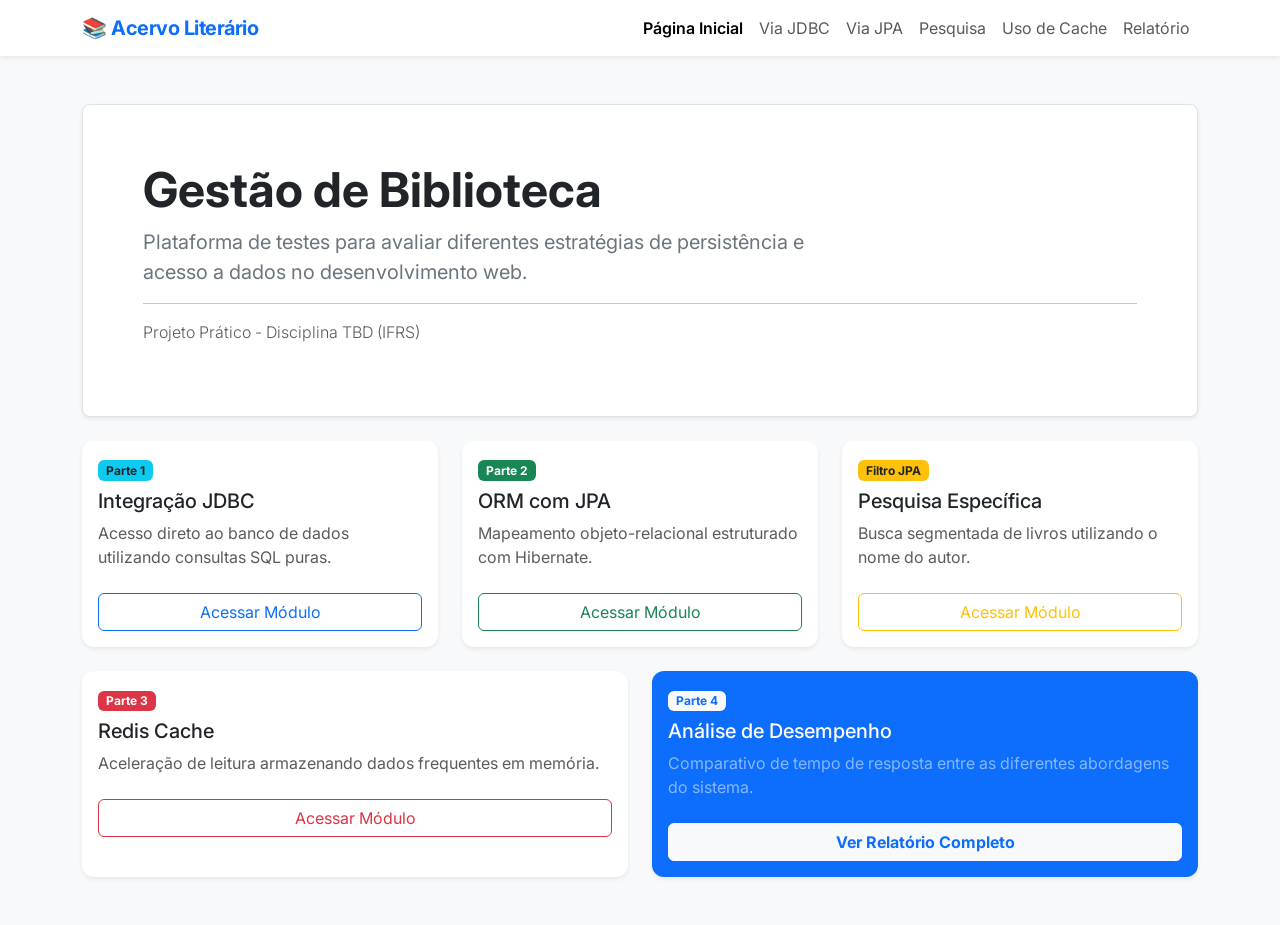
<file: target/classes/templates/index.html>
<!DOCTYPE html>
<html xmlns:th="http://www.thymeleaf.org">
<head>
    <meta charset="UTF-8">
    <meta name="viewport" content="width=device-width, initial-scale=1">
    <title>Acervo Literário - TBD</title>
    <link href="https://cdn.jsdelivr.net/npm/bootstrap@5.3.0/dist/css/bootstrap.min.css" rel="stylesheet">
    <link rel="stylesheet" href="css/estilo.css">
</head>
<body class="bg-light">

<nav class="navbar navbar-expand-lg navbar-light bg-white shadow-sm sticky-top">
    <div class="container">
        <a class="navbar-brand fw-bold text-primary" href="/">📚 Acervo Literário</a>
        <button class="navbar-toggler" type="button" data-bs-toggle="collapse" data-bs-target="#menuNavegacao">
            <span class="navbar-toggler-icon"></span>
        </button>
        <div class="collapse navbar-collapse" id="menuNavegacao">
            <ul class="navbar-nav ms-auto">
                <li class="nav-item"><a class="nav-link active fw-semibold" href="/">Página Inicial</a></li>
                <li class="nav-item"><a class="nav-link" href="/jdbc/livros">Via JDBC</a></li>
                <li class="nav-item"><a class="nav-link" href="/jpa/livros">Via JPA</a></li>
                <li class="nav-item"><a class="nav-link" href="/jpa/livros/buscar">Pesquisa</a></li>
                <li class="nav-item"><a class="nav-link" href="/cache/livros">Uso de Cache</a></li>
                <li class="nav-item"><a class="nav-link" href="/desempenho">Relatório</a></li>
            </ul>
        </div>
    </div>
</nav>

<div class="container mt-5">
    <div class="p-5 mb-4 bg-white rounded-3 shadow-sm border">
        <div class="container-fluid py-2">
            <h1 class="display-5 fw-bold text-dark">Gestão de Biblioteca</h1>
            <p class="col-md-8 fs-5 text-secondary">Plataforma de testes para avaliar diferentes estratégias de persistência e acesso a dados no desenvolvimento web.</p>
            <hr class="my-3">
            <p class="text-muted fw-light">Projeto Prático - Disciplina TBD (IFRS)</p>
        </div>
    </div>

    <div class="row g-4 mb-5">
        
        <div class="col-md-6 col-lg-4">
            <div class="card h-100 border-0 shadow-sm">
                <div class="card-body">
                    <span class="badge bg-info text-dark mb-2">Parte 1</span>
                    <h5 class="card-title">Integração JDBC</h5>
                    <p class="card-text text-muted">Acesso direto ao banco de dados utilizando consultas SQL puras.</p>
                    <a href="/jdbc/livros" class="btn btn-outline-primary w-100 mt-2">Acessar Módulo</a>
                </div>
            </div>
        </div>

        <div class="col-md-6 col-lg-4">
            <div class="card h-100 border-0 shadow-sm">
                <div class="card-body">
                    <span class="badge bg-success mb-2">Parte 2</span>
                    <h5 class="card-title">ORM com JPA</h5>
                    <p class="card-text text-muted">Mapeamento objeto-relacional estruturado com Hibernate.</p>
                    <a href="/jpa/livros" class="btn btn-outline-success w-100 mt-2">Acessar Módulo</a>
                </div>
            </div>
        </div>

        <div class="col-md-6 col-lg-4">
            <div class="card h-100 border-0 shadow-sm">
                <div class="card-body">
                    <span class="badge bg-warning text-dark mb-2">Filtro JPA</span>
                    <h5 class="card-title">Pesquisa Específica</h5>
                    <p class="card-text text-muted">Busca segmentada de livros utilizando o nome do autor.</p>
                    <a href="/jpa/livros/buscar" class="btn btn-outline-warning w-100 mt-2">Acessar Módulo</a>
                </div>
            </div>
        </div>

        <div class="col-md-6 col-lg-6">
            <div class="card h-100 border-0 shadow-sm">
                <div class="card-body">
                    <span class="badge bg-danger mb-2">Parte 3</span>
                    <h5 class="card-title">Redis Cache</h5>
                    <p class="card-text text-muted">Aceleração de leitura armazenando dados frequentes em memória.</p>
                    <a href="/cache/livros" class="btn btn-outline-danger w-100 mt-2">Acessar Módulo</a>
                </div>
            </div>
        </div>

        <div class="col-md-6 col-lg-6">
            <div class="card h-100 border-0 shadow-sm bg-primary text-white">
                <div class="card-body">
                    <span class="badge bg-light text-primary mb-2">Parte 4</span>
                    <h5 class="card-title text-white">Análise de Desempenho</h5>
                    <p class="card-text text-white-50">Comparativo de tempo de resposta entre as diferentes abordagens do sistema.</p>
                    <a href="/desempenho" class="btn btn-light text-primary w-100 mt-2 fw-bold">Ver Relatório Completo</a>
                </div>
            </div>
        </div>

    </div>
</div>

<script src="https://cdn.jsdelivr.net/npm/bootstrap@5.3.0/dist/js/bootstrap.bundle.min.js"></script>
</body>
</html>
</file>
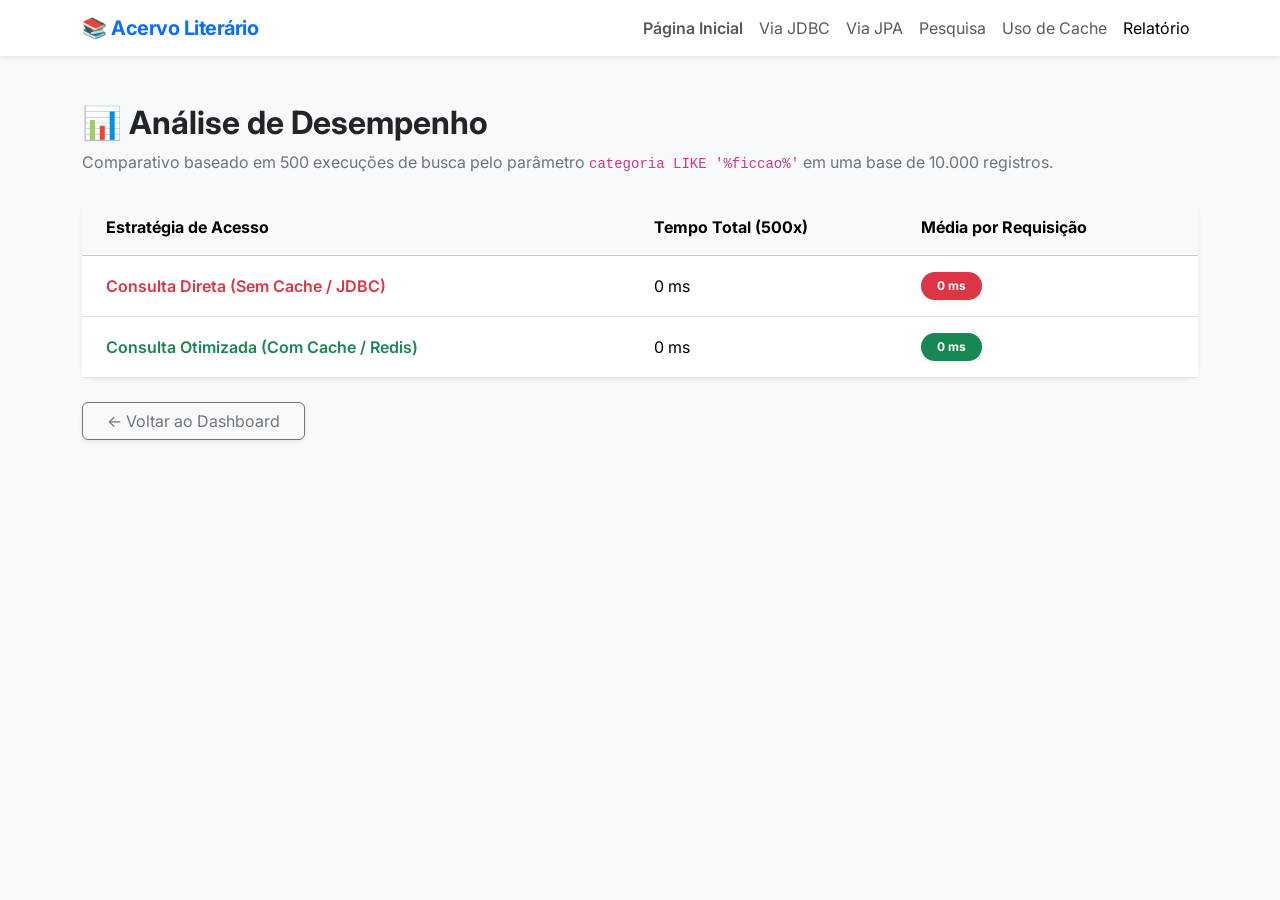
<file: target/classes/templates/desempenho.html>
<!DOCTYPE html>
<html xmlns:th="http://www.thymeleaf.org">
<head>
    <meta charset="UTF-8">
    <meta name="viewport" content="width=device-width, initial-scale=1">
    <title>Relatório de Desempenho - Acervo Literário</title>
    <link href="https://cdn.jsdelivr.net/npm/bootstrap@5.3.0/dist/css/bootstrap.min.css" rel="stylesheet">
    <link rel="stylesheet" href="css/estilo.css">
</head>
<body class="bg-light">

<nav class="navbar navbar-expand-lg navbar-light bg-white shadow-sm sticky-top">
    <div class="container">
        <a class="navbar-brand fw-bold text-primary" href="/">📚 Acervo Literário</a>
        <button class="navbar-toggler" type="button" data-bs-toggle="collapse" data-bs-target="#menuNavegacao">
            <span class="navbar-toggler-icon"></span>
        </button>
        <div class="collapse navbar-collapse" id="menuNavegacao">
            <ul class="navbar-nav ms-auto">
                <li class="nav-item"><a class="nav-link fw-semibold" href="/">Página Inicial</a></li>
                <li class="nav-item"><a class="nav-link" href="/jdbc/livros">Via JDBC</a></li>
                <li class="nav-item"><a class="nav-link" href="/jpa/livros">Via JPA</a></li>
                <li class="nav-item"><a class="nav-link" href="/jpa/livros/buscar">Pesquisa</a></li>
                <li class="nav-item"><a class="nav-link" href="/cache/livros">Uso de Cache</a></li>
                <li class="nav-item"><a class="nav-link active" href="/desempenho">Relatório</a></li>
            </ul>
        </div>
    </div>
</nav>

<div class="container mt-5">
    
    <div class="mb-4">
        <h1 class="h2 fw-bold text-dark">📊 Análise de Desempenho</h1>
        <p class="text-secondary">Comparativo baseado em 500 execuções de busca pelo parâmetro <code>categoria LIKE '%ficcao%'</code> em uma base de 10.000 registros.</p>
    </div>

    <div class="card border-0 shadow-sm mb-4">
        <div class="card-body p-0">
            <div class="table-responsive">
                <table class="table table-hover mb-0 align-middle">
                    <thead class="table-light">
                        <tr>
                            <th class="py-3 px-4">Estratégia de Acesso</th>
                            <th class="py-3">Tempo Total (500x)</th>
                            <th class="py-3">Média por Requisição</th>
                        </tr>
                    </thead>
                    <tbody>
                        <tr>
                            <td class="px-4 py-3 fw-semibold text-danger">Consulta Direta (Sem Cache / JDBC)</td>
                            <td class="py-3"><span th:text="${relatorio.tempoSemCache}">0</span> ms</td>
                            <td class="py-3">
                                <span class="badge bg-danger text-white rounded-pill px-3 py-2 shadow-sm">
                                    <span th:text="${relatorio.tempoSemCache / 500.0}">0</span> ms
                                </span>
                            </td>
                        </tr>
                        <tr>
                            <td class="px-4 py-3 fw-semibold text-success">Consulta Otimizada (Com Cache / Redis)</td>
                            <td class="py-3"><span th:text="${relatorio.tempoComCache}">0</span> ms</td>
                            <td class="py-3">
                                <span class="badge bg-success text-white rounded-pill px-3 py-2 shadow-sm">
                                    <span th:text="${relatorio.tempoComCache / 500.0}">0</span> ms
                                </span>
                            </td>
                        </tr>
                    </tbody>
                </table>
            </div>
        </div>
    </div>

    <div class="mb-5">
        <a href="/" class="btn btn-outline-secondary px-4 shadow-sm">← Voltar ao Dashboard</a>
    </div>

</div>

<script src="https://cdn.jsdelivr.net/npm/bootstrap@5.3.0/dist/js/bootstrap.bundle.min.js"></script>
</body>
</html>
</file>
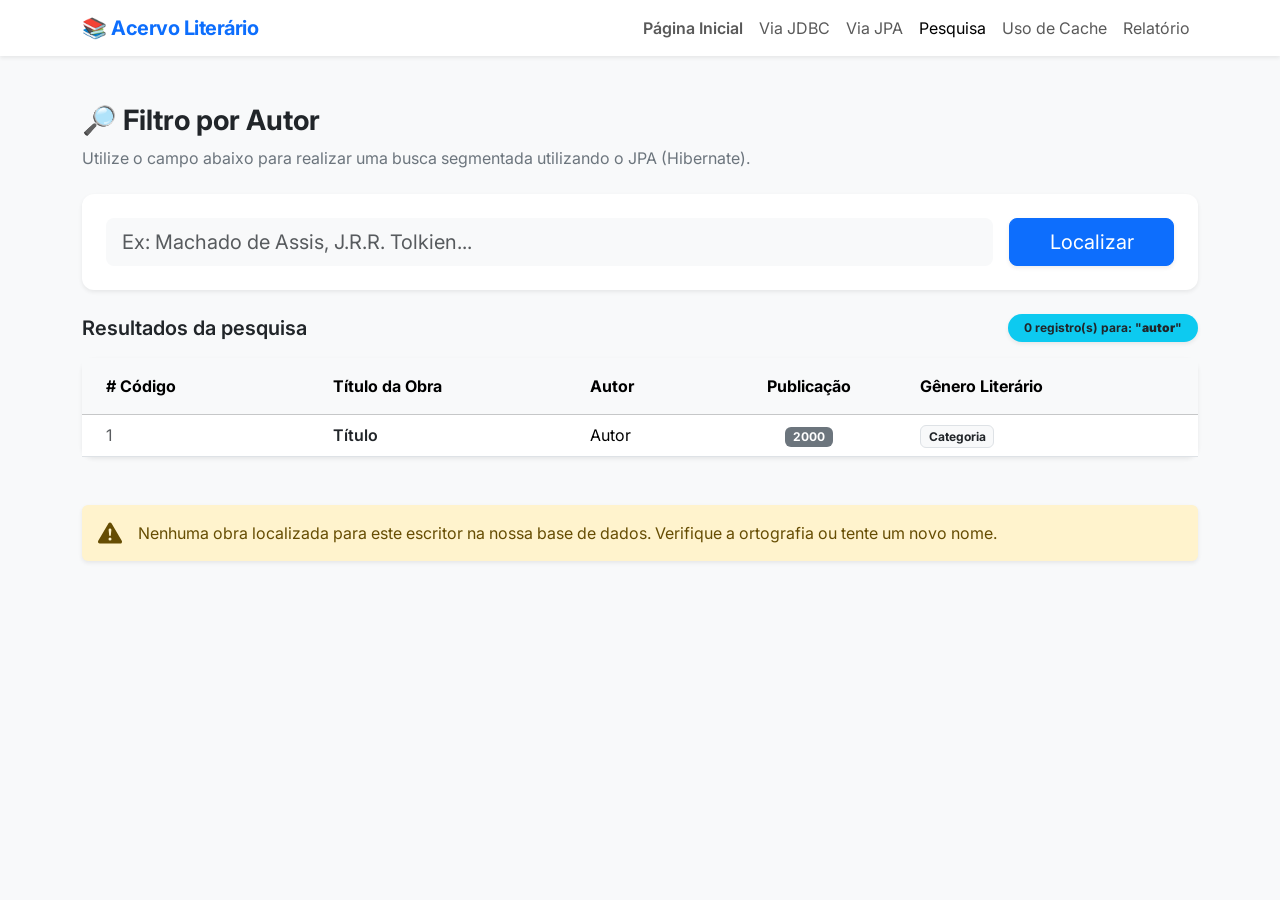
<file: target/classes/templates/livros-autor.html>
<!DOCTYPE html>
<html xmlns:th="http://www.thymeleaf.org">
<head>
    <meta charset="UTF-8">
    <meta name="viewport" content="width=device-width, initial-scale=1">
    <title>Pesquisa por Autor - Acervo Literário</title>
    <link href="https://cdn.jsdelivr.net/npm/bootstrap@5.3.0/dist/css/bootstrap.min.css" rel="stylesheet">
    <link rel="stylesheet" href="css/estilo.css">
</head>
<body class="bg-light">

<nav class="navbar navbar-expand-lg navbar-light bg-white shadow-sm sticky-top">
    <div class="container">
        <a class="navbar-brand fw-bold text-primary" href="/">📚 Acervo Literário</a>
        <button class="navbar-toggler" type="button" data-bs-toggle="collapse" data-bs-target="#menuNavegacao">
            <span class="navbar-toggler-icon"></span>
        </button>
        <div class="collapse navbar-collapse" id="menuNavegacao">
            <ul class="navbar-nav ms-auto">
                <li class="nav-item"><a class="nav-link fw-semibold" href="/">Página Inicial</a></li>
                <li class="nav-item"><a class="nav-link" href="/jdbc/livros">Via JDBC</a></li>
                <li class="nav-item"><a class="nav-link" href="/jpa/livros">Via JPA</a></li>
                <li class="nav-item"><a class="nav-link active" href="/jpa/livros/buscar">Pesquisa</a></li>
                <li class="nav-item"><a class="nav-link" href="/cache/livros">Uso de Cache</a></li>
                <li class="nav-item"><a class="nav-link" href="/desempenho">Relatório</a></li>
            </ul>
        </div>
    </div>
</nav>

<div class="container mt-5">
    
    <div class="mb-4">
        <h1 class="h3 fw-bold text-dark">🔎 Filtro por Autor</h1>
        <p class="text-secondary">Utilize o campo abaixo para realizar uma busca segmentada utilizando o JPA (Hibernate).</p>
    </div>

    <div class="card border-0 shadow-sm mb-4">
        <div class="card-body p-4">
            <form action="/jpa/livros/buscar" method="get" class="row g-3 align-items-center">
                <div class="col-md-9 col-lg-10">
                    <label for="campoAutor" class="visually-hidden">Nome do Escritor</label>
                    <input type="text" id="campoAutor" name="autor" class="form-control form-control-lg bg-light border-0" placeholder="Ex: Machado de Assis, J.R.R. Tolkien..." th:value="${param.autor}">
                </div>
                <div class="col-md-3 col-lg-2 d-grid">
                    <button type="submit" class="btn btn-primary btn-lg shadow-sm">Localizar</button>
                </div>
            </form>
        </div>
    </div>

    <div th:if="${livros != null}">
        
        <div class="d-flex justify-content-between align-items-center mb-3">
            <h5 class="text-dark mb-0 fw-semibold">Resultados da pesquisa</h5>
            <span class="badge bg-info text-dark px-3 py-2 rounded-pill shadow-sm">
                <span th:text="${#lists.size(livros)}">0</span> registro(s) para: "<strong th:text="${param.autor}">autor</strong>"
            </span>
        </div>

        <div class="card border-0 shadow-sm mb-5" th:if="${not #lists.isEmpty(livros)}">
            <div class="card-body p-0">
                <div class="table-responsive">
                    <table class="table table-hover mb-0 align-middle">
                        <thead class="table-light">
                            <tr>
                                <th class="py-3 px-4"># Código</th>
                                <th class="py-3">Título da Obra</th>
                                <th class="py-3">Autor</th>
                                <th class="py-3 text-center">Publicação</th>
                                <th class="py-3">Gênero Literário</th>
                            </tr>
                        </thead>
                        <tbody>
                            <tr th:each="livro : ${livros}">
                                <td class="px-4 text-muted" th:text="${livro.id}">1</td>
                                <td class="fw-semibold text-dark" th:text="${livro.titulo}">Título</td>
                                <td th:text="${livro.autor}">Autor</td>
                                <td class="text-center"><span class="badge bg-secondary" th:text="${livro.anoPublicacao}">2000</span></td>
                                <td><span class="badge bg-light text-dark border" th:text="${livro.categoria}">Categoria</span></td>
                            </tr>
                        </tbody>
                    </table>
                </div>
            </div>
        </div>

        <div th:if="${#lists.isEmpty(livros)}" class="alert alert-warning border-0 shadow-sm d-flex align-items-center" role="alert">
            <svg xmlns="http://www.w3.org/2000/svg" width="24" height="24" fill="currentColor" class="bi bi-exclamation-triangle-fill flex-shrink-0 me-3" viewBox="0 0 16 16" role="img" aria-label="Warning:">
                <path d="M8.982 1.566a1.13 1.13 0 0 0-1.96 0L.165 13.233c-.457.778.091 1.767.98 1.767h13.713c.889 0 1.438-.99.98-1.767L8.982 1.566zM8 5c.535 0 .954.462.9.995l-.35 3.507a.552.552 0 0 1-1.1 0L7.1 5.995A.905.905 0 0 1 8 5zm.002 6a1 1 0 1 1 0 2 1 1 0 0 1 0-2z"/>
            </svg>
            <div>
                Nenhuma obra localizada para este escritor na nossa base de dados. Verifique a ortografia ou tente um novo nome.
            </div>
        </div>

    </div>
</div>

<script src="https://cdn.jsdelivr.net/npm/bootstrap@5.3.0/dist/js/bootstrap.bundle.min.js"></script>
</body>
</html>
</file>
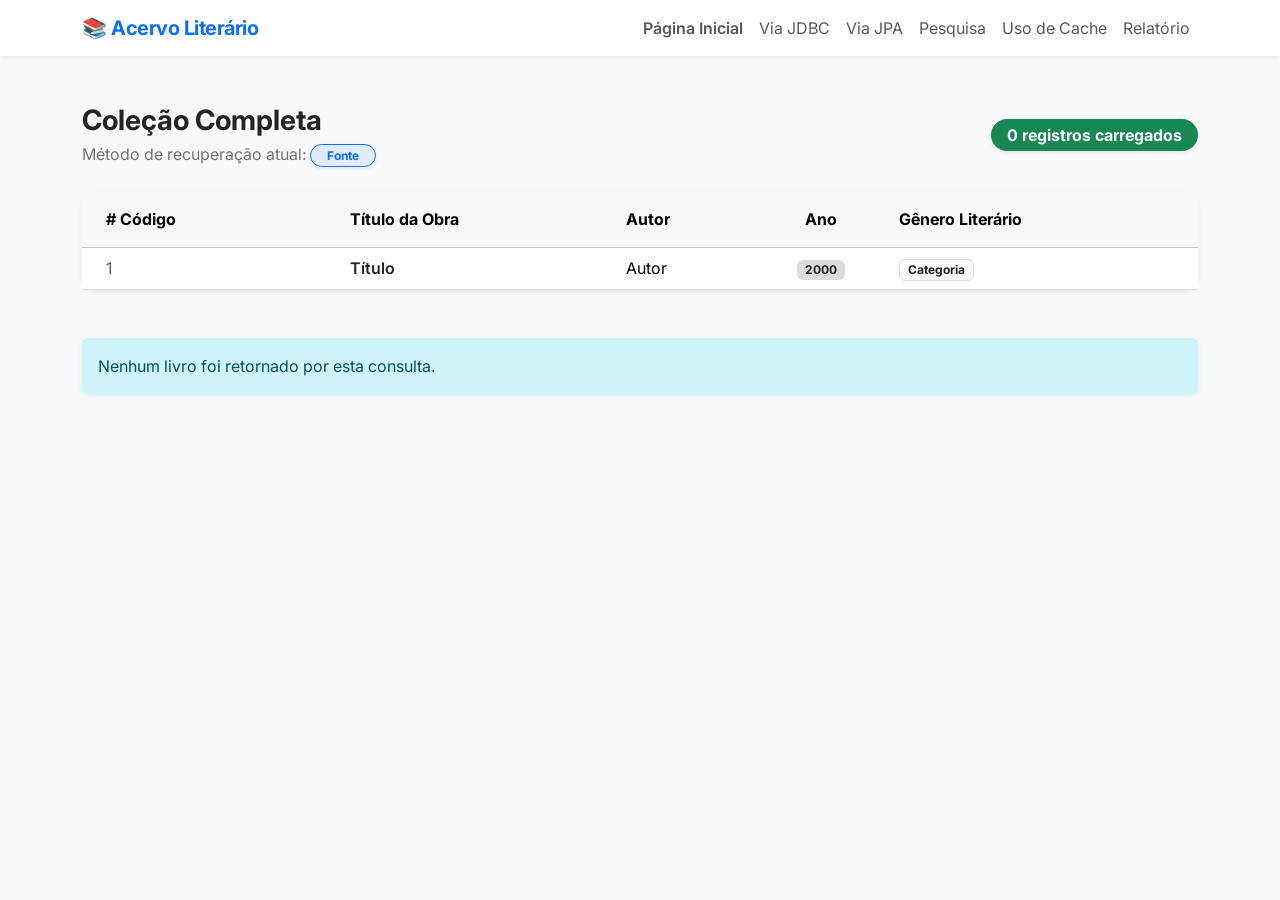
<file: target/classes/templates/livros.html>
<!DOCTYPE html>
<html xmlns:th="http://www.thymeleaf.org">
<head>
    <meta charset="UTF-8">
    <meta name="viewport" content="width=device-width, initial-scale=1">
    <title th:text="'Acervo Literário - ' + ${fonte}">Acervo Literário</title>
    <link href="https://cdn.jsdelivr.net/npm/bootstrap@5.3.0/dist/css/bootstrap.min.css" rel="stylesheet">
    <link rel="stylesheet" href="css/estilo.css">
</head>
<body class="bg-light">

<nav class="navbar navbar-expand-lg navbar-light bg-white shadow-sm sticky-top">
    <div class="container">
        <a class="navbar-brand fw-bold text-primary" href="/">📚 Acervo Literário</a>
        <button class="navbar-toggler" type="button" data-bs-toggle="collapse" data-bs-target="#menuNavegacao">
            <span class="navbar-toggler-icon"></span>
        </button>
        <div class="collapse navbar-collapse" id="menuNavegacao">
            <ul class="navbar-nav ms-auto">
                <li class="nav-item"><a class="nav-link fw-semibold" href="/">Página Inicial</a></li>
                <li class="nav-item"><a class="nav-link" href="/jdbc/livros">Via JDBC</a></li>
                <li class="nav-item"><a class="nav-link" href="/jpa/livros">Via JPA</a></li>
                <li class="nav-item"><a class="nav-link" href="/jpa/livros/buscar">Pesquisa</a></li>
                <li class="nav-item"><a class="nav-link" href="/cache/livros">Uso de Cache</a></li>
                <li class="nav-item"><a class="nav-link" href="/desempenho">Relatório</a></li>
            </ul>
        </div>
    </div>
</nav>

<div class="container mt-5">
    
    <div class="d-flex flex-column flex-md-row justify-content-between align-items-md-center mb-4 gap-3">
        <div>
            <h1 class="h3 fw-bold text-dark mb-1">Coleção Completa</h1>
            <p class="text-secondary mb-0">
                Método de recuperação atual: 
                <span class="badge bg-primary bg-opacity-10 text-primary border border-primary rounded-pill px-3 shadow-sm" th:text="${fonte}">Fonte</span>
            </p>
        </div>
        <div>
            <span class="badge bg-success text-white px-3 py-2 rounded-pill shadow-sm fs-6">
                <span th:text="${#lists.size(livros)}">0</span> registros carregados
            </span>
        </div>
    </div>

    <div class="card border-0 shadow-sm mb-5" th:if="${not #lists.isEmpty(livros)}">
        <div class="card-body p-0">
            <div class="table-responsive" style="max-height: 70vh;">
                <table class="table table-hover mb-0 align-middle">
                    <thead class="table-light sticky-top">
                        <tr>
                            <th class="py-3 px-4"># Código</th>
                            <th class="py-3">Título da Obra</th>
                            <th class="py-3">Autor</th>
                            <th class="py-3 text-center">Ano</th>
                            <th class="py-3">Gênero Literário</th>
                        </tr>
                    </thead>
                    <tbody>
                        <tr th:each="livro : ${livros}">
                            <td class="px-4 text-muted" th:text="${livro.id}">1</td>
                            <td class="fw-semibold text-dark" th:text="${livro.titulo}">Título</td>
                            <td th:text="${livro.autor}">Autor</td>
                            <td class="text-center"><span class="badge bg-secondary bg-opacity-25 text-dark" th:text="${livro.anoPublicacao}">2000</span></td>
                            <td><span class="badge bg-light text-dark border" th:text="${livro.categoria}">Categoria</span></td>
                        </tr>
                    </tbody>
                </table>
            </div>
        </div>
    </div>

    <div th:if="${#lists.isEmpty(livros)}" class="alert alert-info border-0 shadow-sm d-flex align-items-center" role="alert">
        <div>Nenhum livro foi retornado por esta consulta.</div>
    </div>

</div>

<script src="https://cdn.jsdelivr.net/npm/bootstrap@5.3.0/dist/js/bootstrap.bundle.min.js"></script>
</body>
</html>
</file>
<file: target/classes/templates/css/estilo.css>
/* Importação de fonte moderna do Google Fonts */
@import url('https://fonts.googleapis.com/css2?family=Inter:wght@300;400;500;600;700&display=swap');

/* Aplicando a fonte no corpo do documento */
body {
    font-family: 'Inter', -apple-system, BlinkMacSystemFont, "Segoe UI", Roboto, "Helvetica Neue", Arial, sans-serif;
    background-color: #f8f9fa; /* Fundo cinza bem claro para contrastar com os cards brancos */
}

/* Ajustes finos na barra de navegação */
.navbar-brand {
    letter-spacing: -0.5px;
}

.nav-link {
    transition: color 0.2s ease-in-out;
}

.nav-link:hover {
    color: #0d6efd !important;
}

/* Efeito de elevação suave nos cartões (Cards) */
.card {
    transition: transform 0.2s ease-in-out, box-shadow 0.2s ease-in-out;
    border-radius: 12px; /* Bordas um pouco mais arredondadas */
}

a.btn {
    transition: all 0.2s;
}

/* O hover só é aplicado aos cards da página inicial (que não têm a classe .p-0) */
.card:not(.mb-5):hover {
    transform: translateY(-4px);
    box-shadow: 0 10px 20px rgba(0,0,0,0.08) !important;
}

/* Efeito nas linhas da tabela */
.table-hover tbody tr {
    transition: background-color 0.15s ease-in-out;
}

.table-hover tbody tr:hover {
    background-color: #f1f3f5;
}

/* Customização da barra de rolagem (Scrollbar) para as tabelas grandes */
::-webkit-scrollbar {
    width: 8px;
    height: 8px;
}

::-webkit-scrollbar-track {
    background: #f1f1f1; 
    border-radius: 4px;
}

::-webkit-scrollbar-thumb {
    background: #c1c1c1; 
    border-radius: 4px;
}

::-webkit-scrollbar-thumb:hover {
    background: #a8a8a8; 
}
</file>
